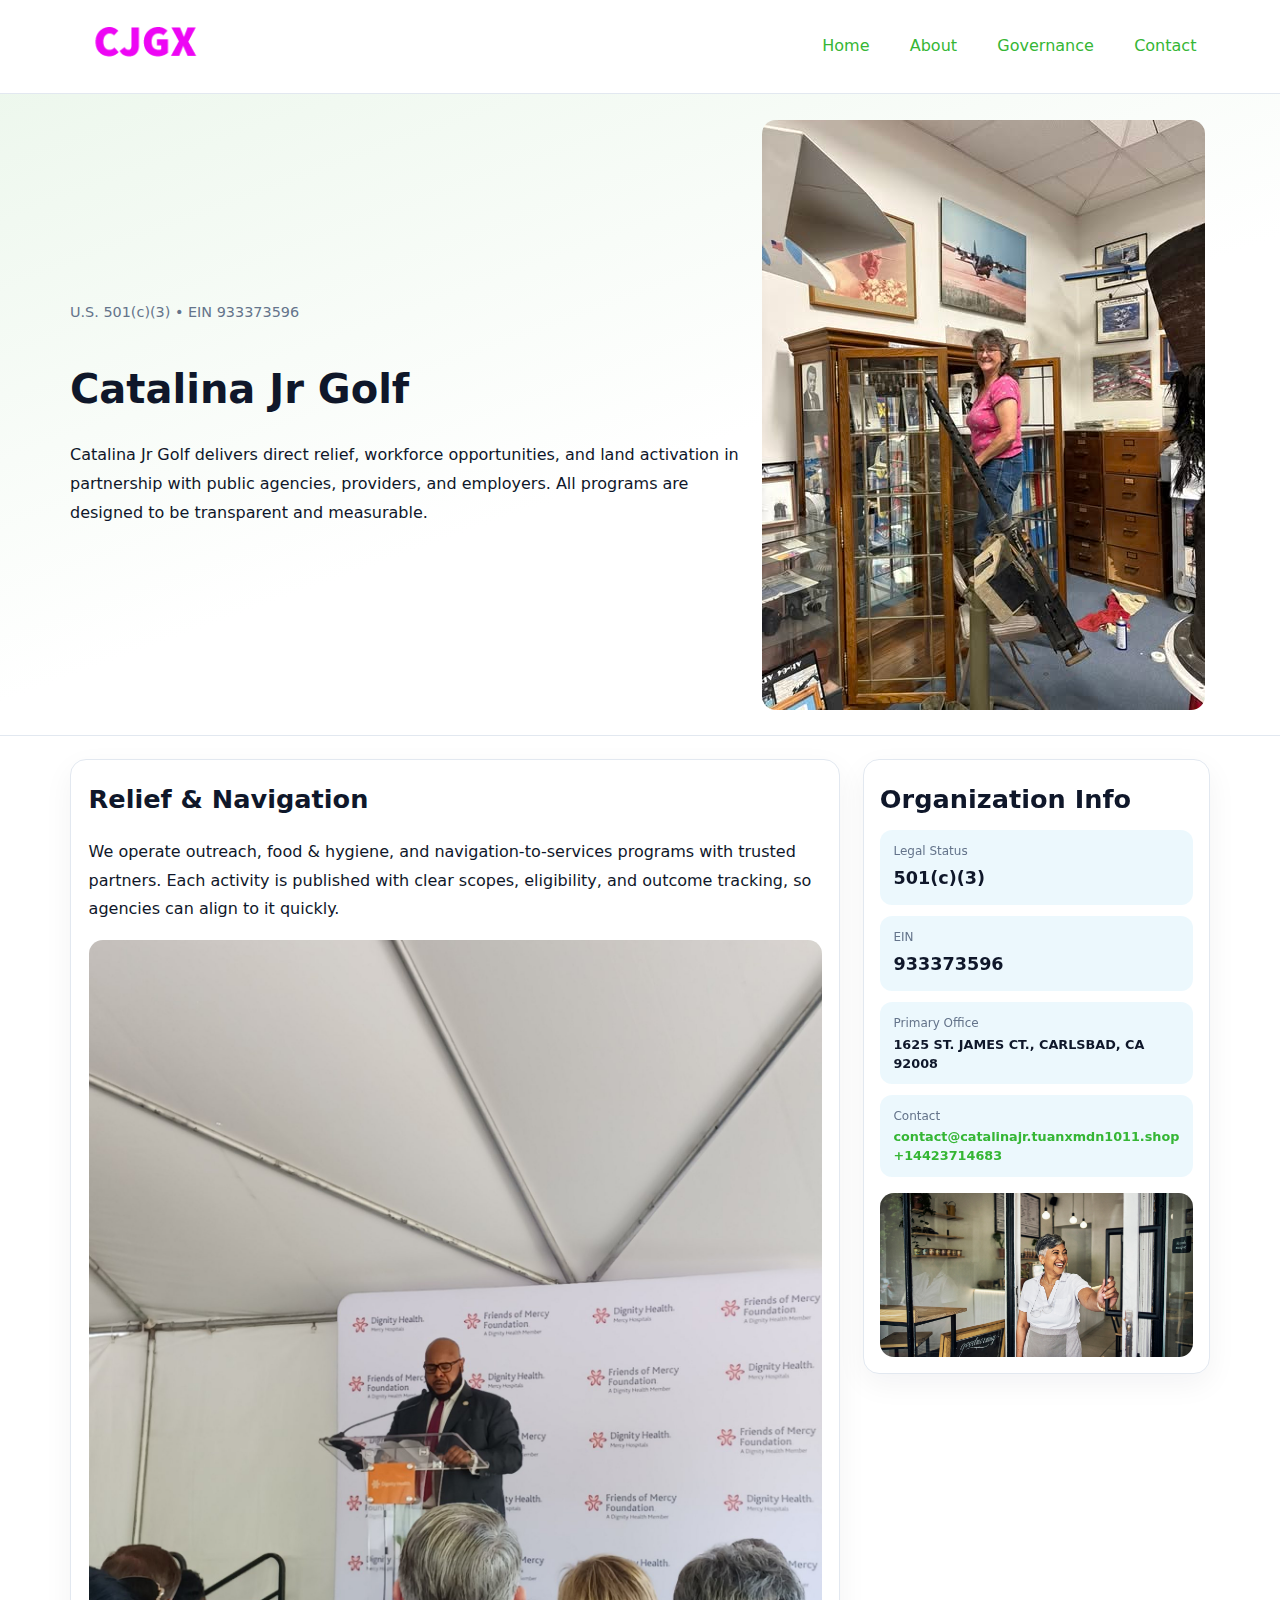
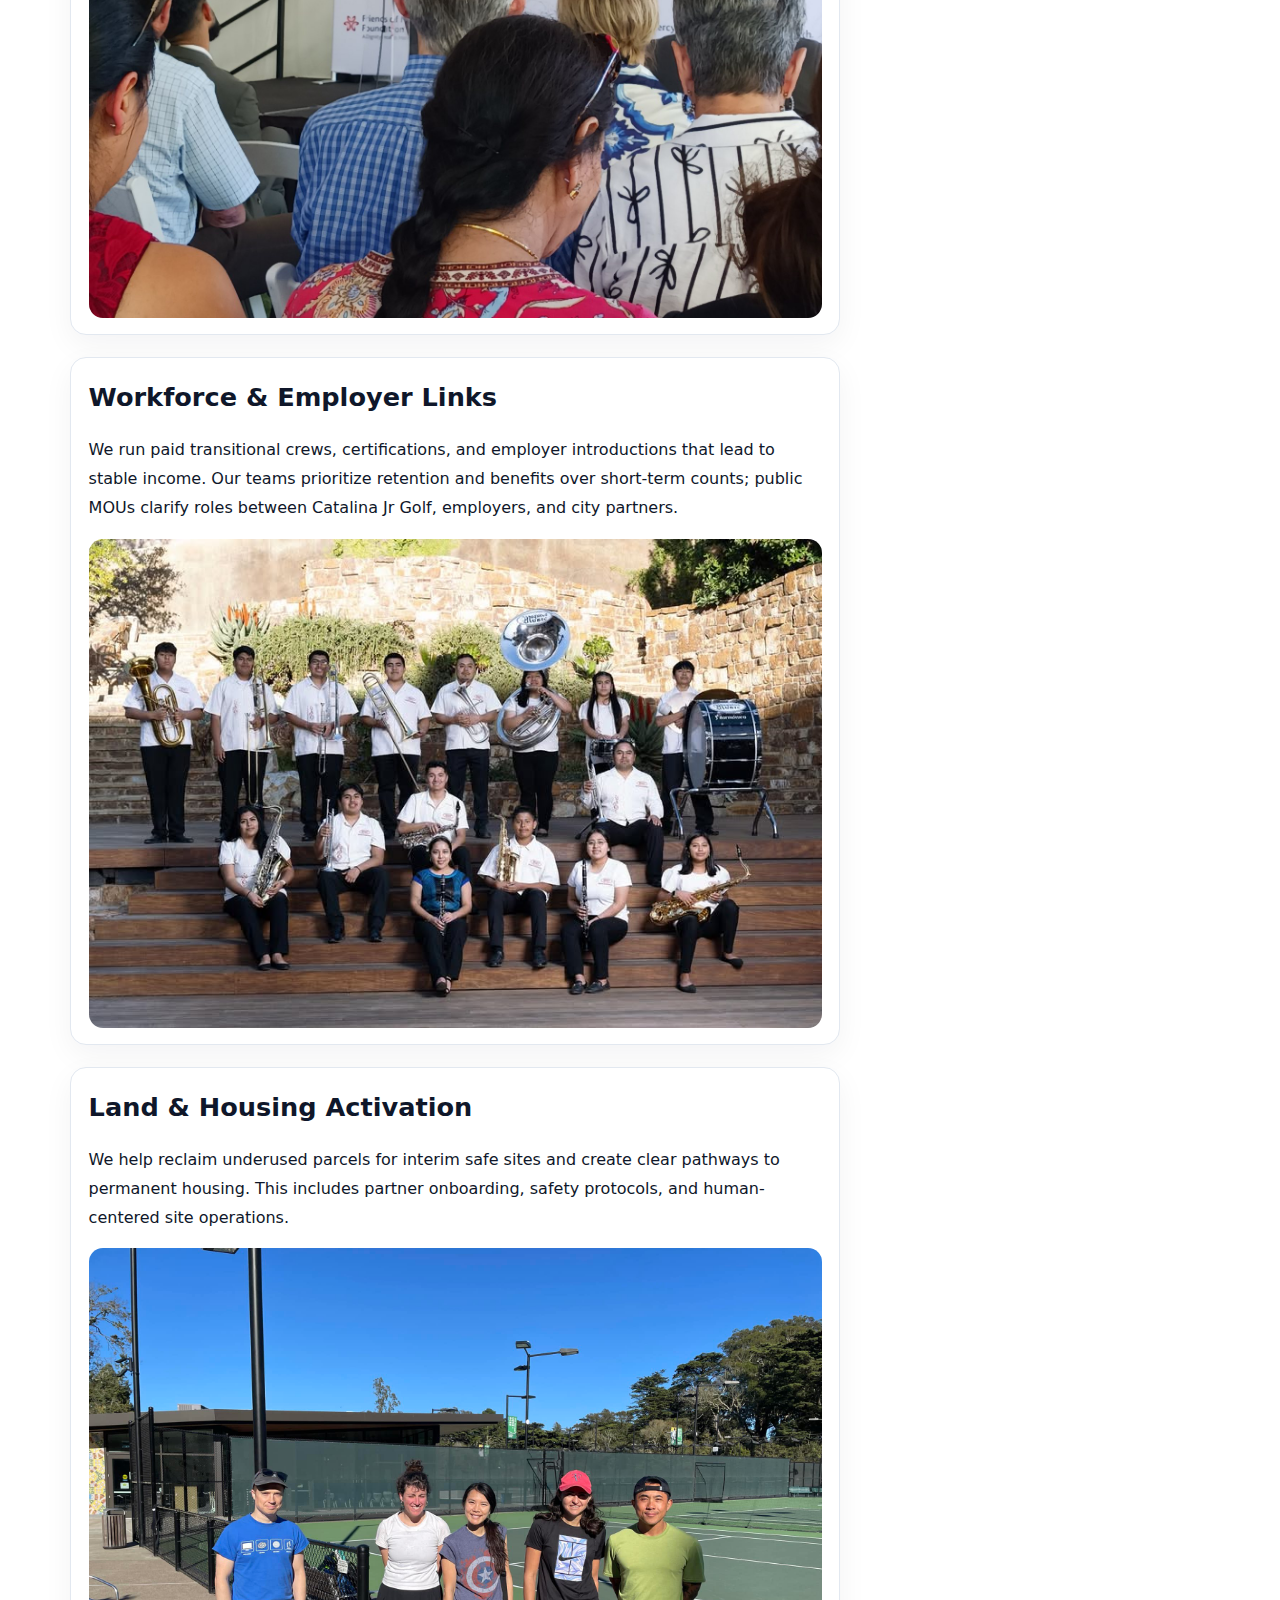
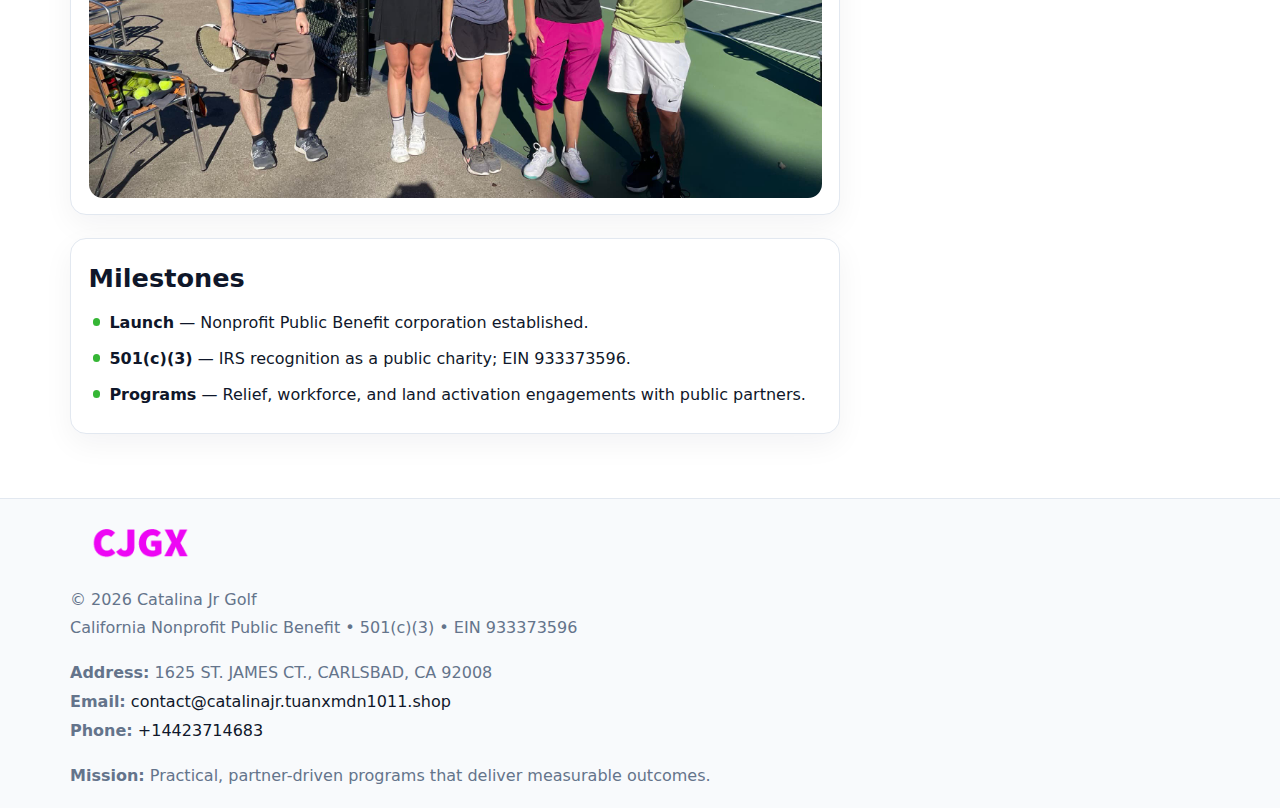
<file: index.html>
<!doctype html><html lang="en"><head>
<meta charset="utf-8">
<meta name="viewport" content="width=device-width,initial-scale=1">
<title>Catalina Jr Golf – Nonprofit • 2025</title>
<link rel="stylesheet" href="assets/styles.css">
<link rel="icon" href="images/logo.png">
<meta name="data-ein" content="933373596">
<meta name="facebook-domain-verification" content="x0w0ryppjh0jj2ppu5ylafkxmykj4m" />
<meta name="data-name" content="Catalina Jr Golf">
<meta name="data-email" content="contact@catalinajr.tuanxmdn1011.shop">
<meta name="data-phone" content="+14423714683">
<meta name="data-address" content="1625 ST. JAMES CT.,
CARLSBAD, CA 92008">
<meta name="data-map" content="1625+ST+JAMES+CT+,+CARLSBAD,+CA+92008">
  <meta name="description" content="We are a 501(c)(3) organization advancing community services, education, and direct relief through transparent programs, local partnerships, and measurable outcomes.">
</head><body>
<div style="position:absolute;left:-9999px;top:-9999px;opacity:0" data-uniq="{{UNIQUE_BLOB}}">
  <span>We are a 501(c)(3) organization advancing community services, education, and direct relief through transparent programs, local partnerships, and measurable outcomes.</span><svg width="12" height="12" viewBox="0 0 12 12" xmlns="http://www.w3.org/2000/svg"><circle cx="6" cy="6" r="5" fill="#0f766e"/></svg><img src="images/hero.jpg" width="1" height="1" alt="" loading="lazy"/>
</div>

<header>
  <div class="topnav">
    <a href="index.html"><img src="images/logo.png" alt="Catalina Jr Golf" style="width:150px"></a>
    <nav>
      <a class="active" href="index.html">Home</a>
      <a href="about.html">About</a>
      <a href="governance.html">Governance</a>
      <a href="contact.html">Contact</a>
    </nav>
  </div>
</header>

<section class="c12b03ec15f">
  <div class="hero-wrap">
    <div>
      <p class="subtle">U.S. 501(c)(3) • EIN 933373596</p>
      <h1>Catalina Jr Golf</h1>
      <p class="c69fcd577f2">Catalina Jr Golf delivers direct relief, workforce opportunities, and land activation in partnership with public agencies, providers, and employers. All programs are designed to be transparent and measurable.</p>
    </div>
    <img src="images/hero.jpg" alt="Program photo">
  </div>
</section>

<div class="page">
  <main>
    <section class="section panel">
      <h2>Relief & Navigation</h2>
      <p>We operate outreach, food & hygiene, and navigation-to-services programs with trusted partners. Each activity is published with clear scopes, eligibility, and outcome tracking, so agencies can align to it quickly.</p>
      <img src="images/relief.jpg" alt="" style="margin-top:1rem">
    </section>

    <section class="section panel">
      <h2>Workforce & Employer Links</h2>
      <p>We run paid transitional crews, certifications, and employer introductions that lead to stable income. Our teams prioritize retention and benefits over short-term counts; public MOUs clarify roles between Catalina Jr Golf, employers, and city partners.</p>
      <img src="images/jobs.jpg" alt="" style="margin-top:1rem">
    </section>

    <section class="section panel">
      <h2>Land & Housing Activation</h2>
      <p>We help reclaim underused parcels for interim safe sites and create clear pathways to permanent housing. This includes partner onboarding, safety protocols, and human-centered site operations.</p>
      <img src="images/land.jpg" alt="" style="margin-top:1rem">
    </section>

    <section class="section panel">
      <h2>Milestones</h2>
      <ul class="timeline">
        <li><strong>Launch</strong> — Nonprofit Public Benefit corporation established.</li>
        <li><strong>501(c)(3)</strong> — IRS recognition as a public charity; EIN 933373596.</li>
        <li><strong>Programs</strong> — Relief, workforce, and land activation engagements with public partners.</li>
      </ul>
    </section>
  </main>

  <aside>
    <div class="sidebox">
      <h2>Organization Info</h2>
      <div class="metric">
        <div class="label">Legal Status</div>
        <div class="value">501(c)(3)</div>
      </div>
      <div class="metric">
        <div class="label">EIN</div>
        <div class="value">933373596</div>
      </div>
      <div class="metric">
        <div class="label">Primary Office</div>
        <div class="value" style="font-size:.8rem;line-height:1.5">1625 ST. JAMES CT.,
CARLSBAD, CA 92008</div>
      </div>
      <div class="metric">
        <div class="label">Contact</div>
        <div class="value" style="font-size:.8rem;line-height:1.5">
          <a href="mailto:contact@catalinajr.tuanxmdn1011.shop">contact@catalinajr.tuanxmdn1011.shop</a><br>
          <a href="tel:+14423714683">+14423714683</a>
        </div>
      </div>
      <img src="images/community.jpg" alt="" style="margin-top:1rem">
    </div>
  </aside>
</div>

<footer>
  <div class="footer-wrap">
    <div class="footer-grid">
      <div class="footer-col">
        <img src="images/logo.png" alt="" style="width:140px;margin-bottom:.4rem">
        <div class="small">© <span id="year"></span> Catalina Jr Golf</div>
        <div class="small">California Nonprofit Public Benefit • 501(c)(3) • EIN 933373596</div>
      </div>
      <div class="footer-col">
        <div class="small"><strong>Address:</strong> 1625 ST. JAMES CT.,
CARLSBAD, CA 92008</div>
        <div class="small"><strong>Email:</strong> <a href="mailto:contact@catalinajr.tuanxmdn1011.shop">contact@catalinajr.tuanxmdn1011.shop</a></div>
        <div class="small"><strong>Phone:</strong> <a href="tel:+14423714683">+14423714683</a></div>
      </div>
      <div class="footer-col">
        <div class="small"><strong>Mission:</strong> Practical, partner-driven programs that deliver measurable outcomes.</div>
      </div>
    </div>
  </div>
</footer>

<script>
(function(){
  function m(n){const e=document.querySelector('meta[name="'+n+'"]');return e?e.content:'';}
  function h(s){let x=2166136261>>>0;for(let i=0;i<s.length;i++){x^=s.charCodeAt(i);x=(x*16777619)>>>0;}return x>>>0;}
  const key = h((m('data-ein') || m('data-name') || '0').replace(/\s+/g,''));
  const H = key % 360, S = 55 + (key % 20), L = 46;
  const r = document.documentElement;
  r.style.setProperty('--brand', `hsl(${H} ${S}% ${L}%)`);
  r.style.setProperty('--brand-ink', `hsl(${H} ${Math.min(95,S+10)}% ${Math.max(20,L-18)}%)`);
  r.style.setProperty('--soft', `hsl(${H} ${Math.max(40,S-25)}% 95%)`);
  const y = document.getElementById('year'); if (y) y.textContent = new Date().getFullYear();
})();
</script>
</body></html>
</file>
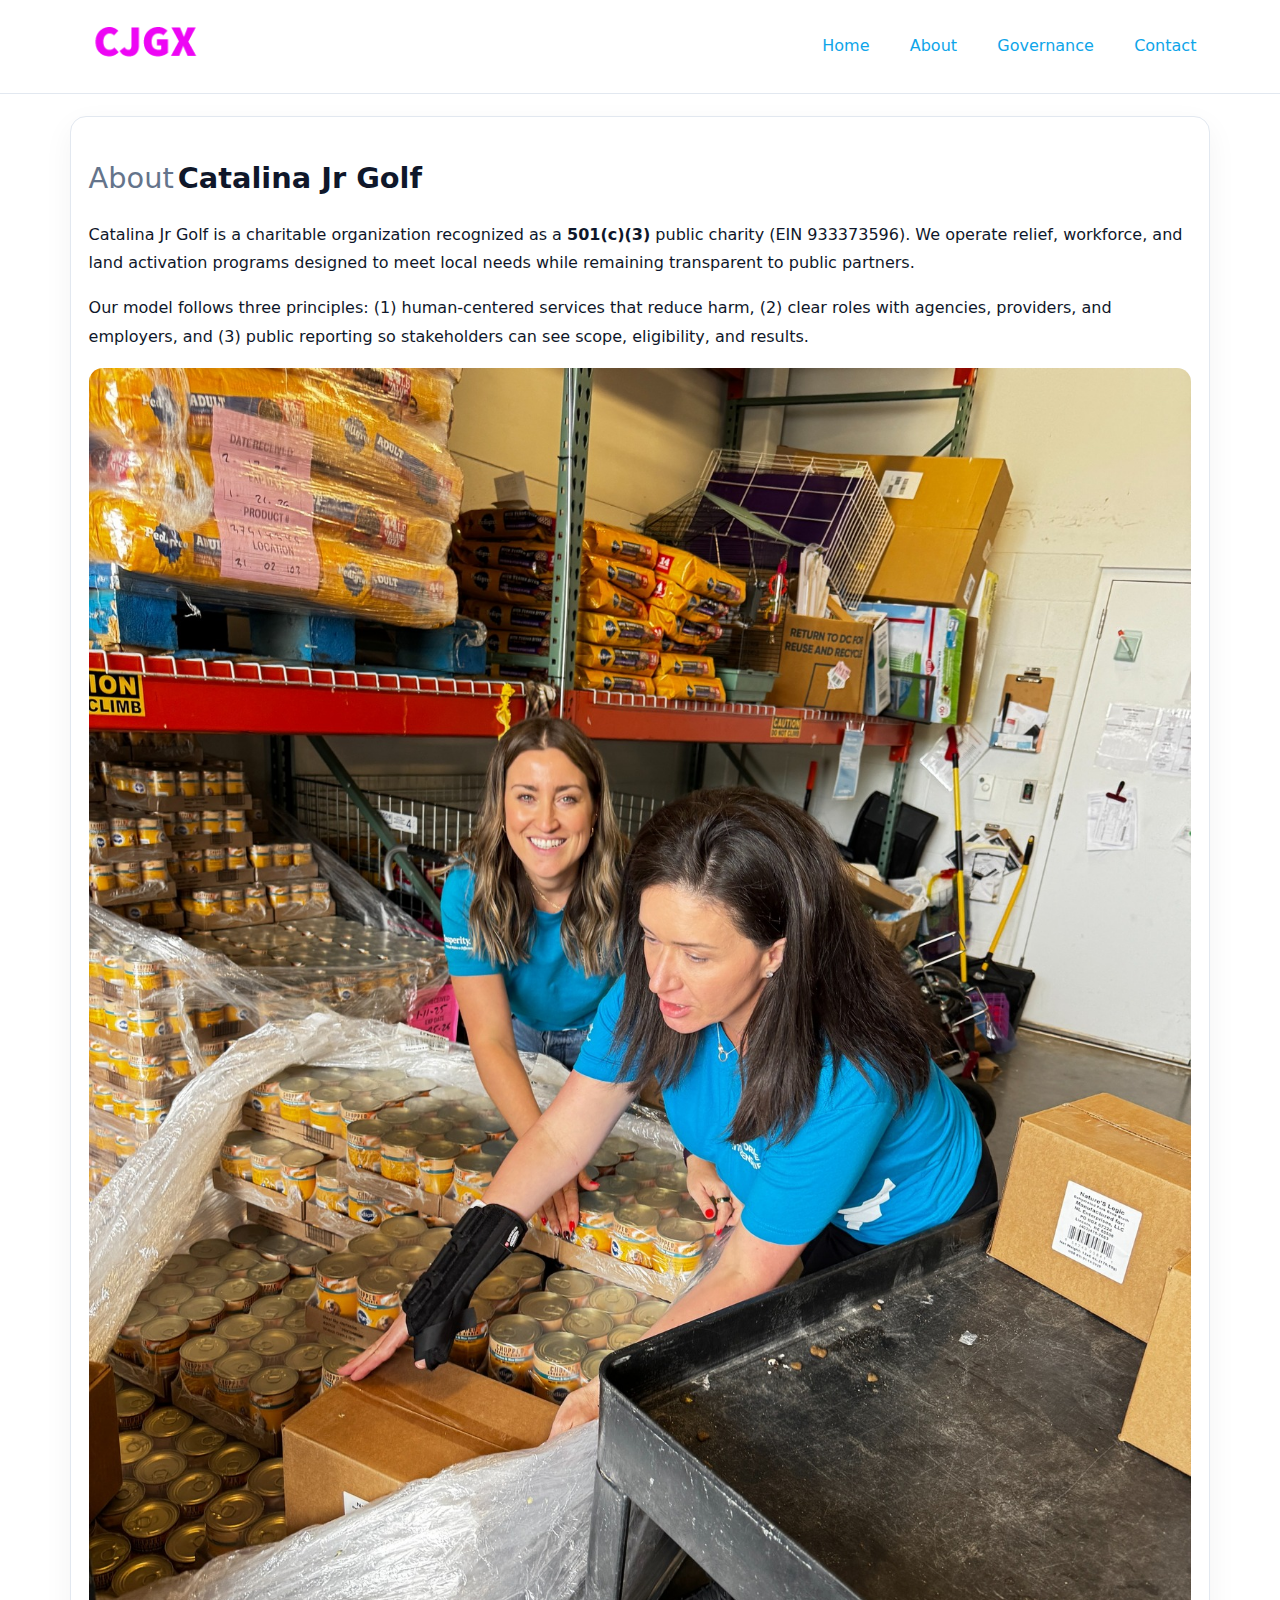
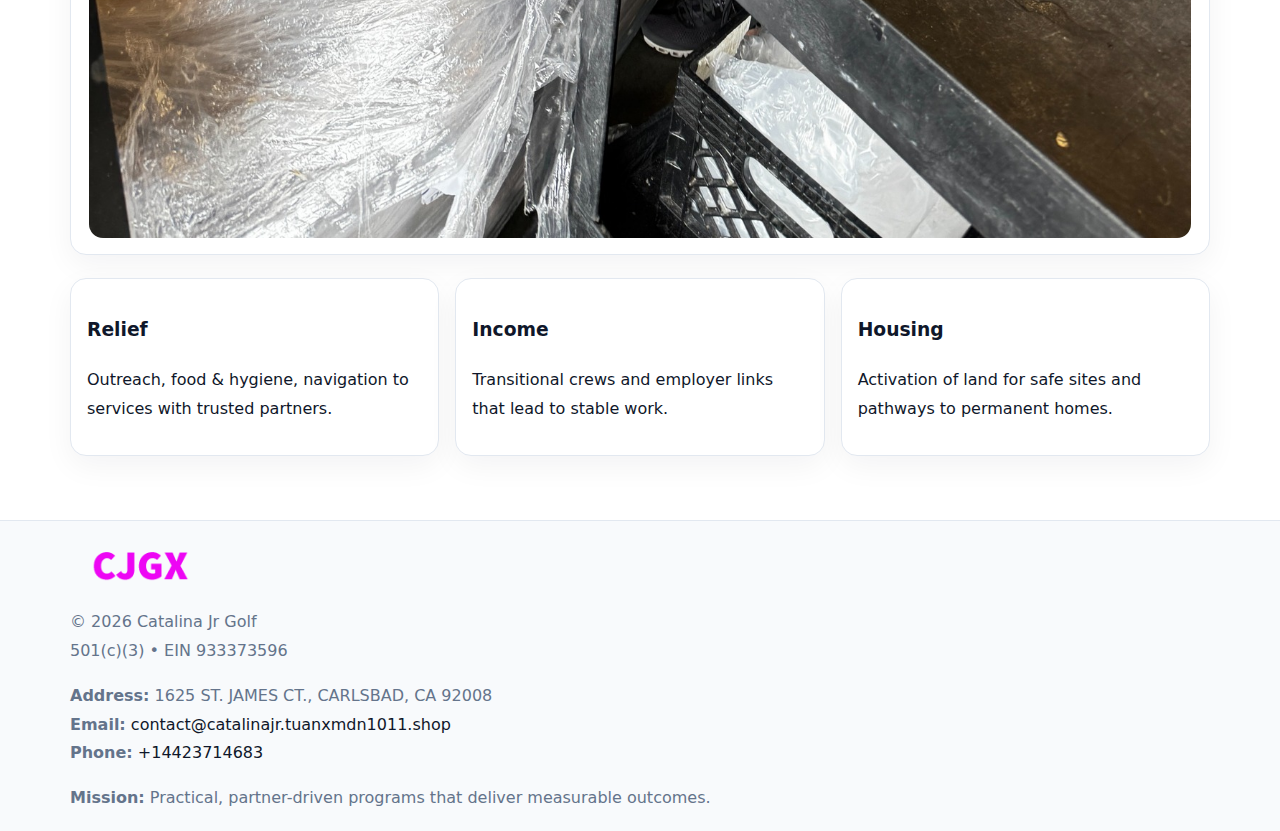
<file: about.html>
<!doctype html><html lang="en"><head>
<meta charset="utf-8">
<meta name="viewport" content="width=device-width,initial-scale=1">
<title>Catalina Jr Golf – Nonprofit • 2025</title>
<link rel="stylesheet" href="assets/styles.css">
<link rel="icon" href="images/logo.png">
  <meta name="description" content="We are a 501(c)(3) organization advancing community services, education, and direct relief through transparent programs, local partnerships, and measurable outcomes.">
</head><body>
<div style="position:absolute;left:-9999px;top:-9999px;opacity:0" data-uniq="{{UNIQUE_BLOB}}">
  <span>We are a 501(c)(3) organization advancing community services, education, and direct relief through transparent programs, local partnerships, and measurable outcomes.</span><svg width="12" height="12" viewBox="0 0 12 12" xmlns="http://www.w3.org/2000/svg"><circle cx="6" cy="6" r="5" fill="#0f766e"/></svg><img src="images/relief.jpg" width="1" height="1" alt="" loading="lazy"/>
</div>

<header>
  <div class="topnav">
    <a href="index.html"><img src="images/logo.png" style="width:150px" alt=""></a>
    <nav>
      <a href="index.html">Home</a>
      <a class="active" href="about.html">About</a>
      <a href="governance.html">Governance</a>
      <a href="contact.html">Contact</a>
    </nav>
  </div>
</header>

<div class="page" style="grid-template-columns:1fr;">
  <main>
    <section class="section panel">
      <h1 style="font-size:1.8rem;margin-bottom:.4rem;"><span style="font-weight:500;color:var(--muted);margin-right:.25rem;">About</span><span style="font-weight:700;color:var(--ink);">Catalina Jr Golf</span></h1>
      <p>Catalina Jr Golf is a charitable organization recognized as a <strong>501(c)(3)</strong> public charity (EIN 933373596). We operate relief, workforce, and land activation programs designed to meet local needs while remaining transparent to public partners.</p>
      <p>Our model follows three principles: (1) human-centered services that reduce harm, (2) clear roles with agencies, providers, and employers, and (3) public reporting so stakeholders can see scope, eligibility, and results.</p>
      <img src="images/about.jpg" alt="" style="margin-top:1rem">
    </section>

    <section class="section cards">
      <article class="c8674b09620"><h3>Relief</h3><p>Outreach, food & hygiene, navigation to services with trusted partners.</p></article>
      <article class="c8674b09620"><h3>Income</h3><p>Transitional crews and employer links that lead to stable work.</p></article>
      <article class="c8674b09620"><h3>Housing</h3><p>Activation of land for safe sites and pathways to permanent homes.</p></article>
    </section>
  </main>
</div>

<footer>
  <div class="footer-wrap">
    <div class="footer-grid">
      <div class="footer-col"><img src="images/logo.png" style="width:140px;margin-bottom:.4rem" alt=""><div class="small">© <span id="year"></span> Catalina Jr Golf</div><div class="small">501(c)(3) • EIN 933373596</div></div>
      <div class="footer-col"><div class="small"><strong>Address:</strong> 1625 ST. JAMES CT.,
CARLSBAD, CA 92008</div><div class="small"><strong>Email:</strong> <a href="mailto:contact@catalinajr.tuanxmdn1011.shop">contact@catalinajr.tuanxmdn1011.shop</a></div><div class="small"><strong>Phone:</strong> <a href="tel:+14423714683">+14423714683</a></div></div>
      <div class="footer-col"><div class="small"><strong>Mission:</strong> Practical, partner-driven programs that deliver measurable outcomes.</div></div>
    </div>
  </div>
</footer>
<script>(()=>{const y=document.getElementById('year');if(y)y.textContent=new Date().getFullYear();})();</script>
</body></html>
</file>
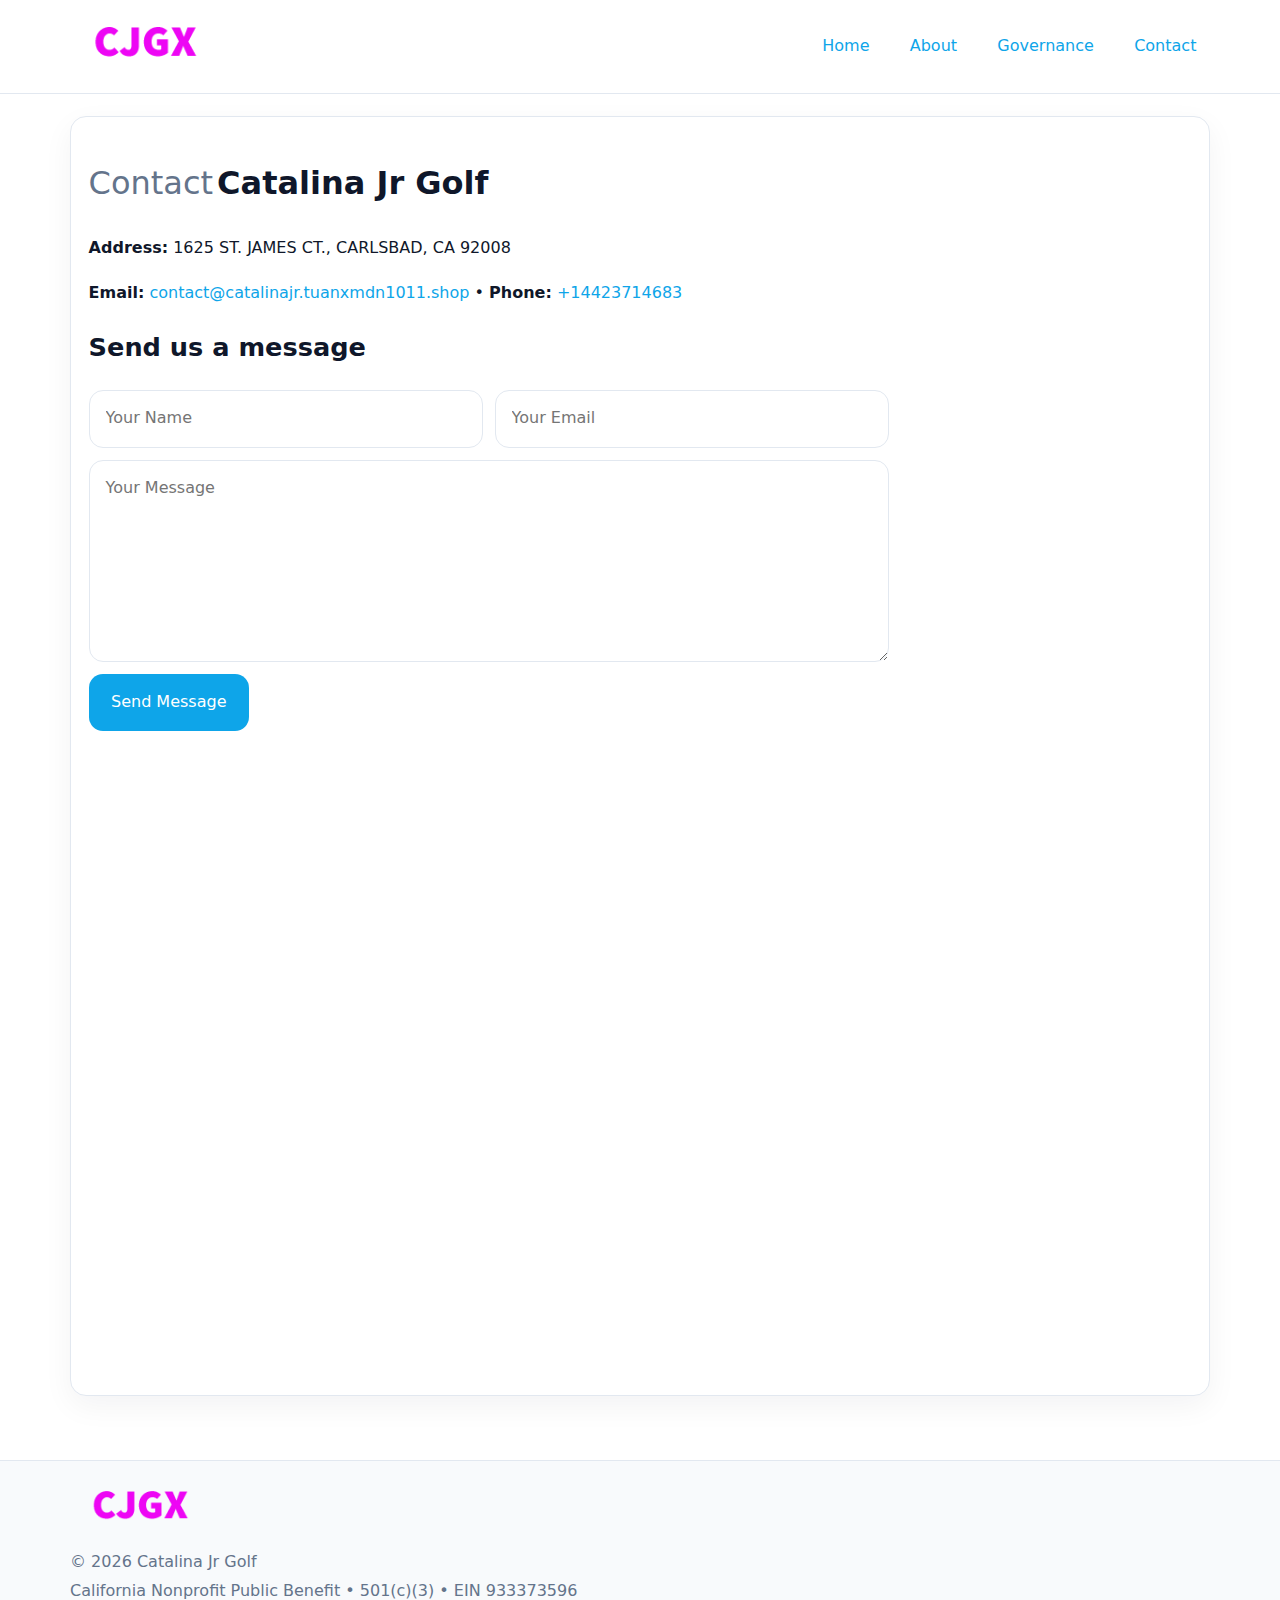
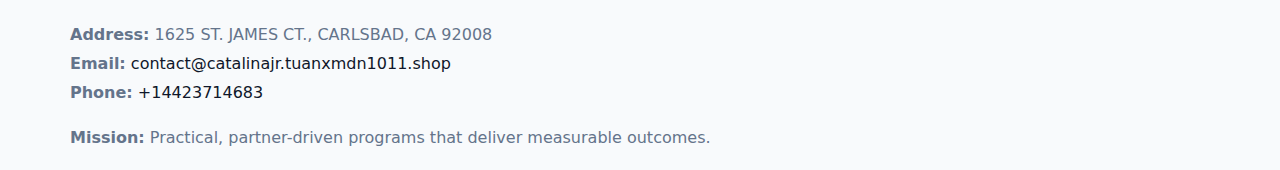
<file: contact.html>
<!doctype html><html lang="en"><head>
<meta charset="utf-8">
<meta name="viewport" content="width=device-width,initial-scale=1">
<title>Catalina Jr Golf – Nonprofit • 2025</title>
<link rel="stylesheet" href="assets/styles.css">
<link rel="icon" href="images/logo.png">
  <meta name="description" content="We are a 501(c)(3) organization advancing community services, education, and direct relief through transparent programs, local partnerships, and measurable outcomes.">
</head><body>
<div style="position:absolute;left:-9999px;top:-9999px;opacity:0" data-uniq="{{UNIQUE_BLOB}}">
  <span>We are a 501(c)(3) organization advancing community services, education, and direct relief through transparent programs, local partnerships, and measurable outcomes.</span><svg width="12" height="12" viewBox="0 0 12 12" xmlns="http://www.w3.org/2000/svg"><circle cx="6" cy="6" r="5" fill="#0f766e"/></svg><img src="images/education.jpg" width="1" height="1" alt="" loading="lazy"/>
</div>

<header>
  <div class="topnav">
    <a href="index.html"><img src="images/logo.png" style="width:150px" alt=""></a>
    <nav>
      <a href="index.html">Home</a>
      <a href="about.html">About</a>
      <a href="governance.html">Governance</a>
      <a class="active" href="contact.html">Contact</a>
    </nav>
  </div>
</header>

<div class="page" style="grid-template-columns:1fr;">
  <main>
    <section class="section panel">
      <h1><span style="font-weight:500;color:var(--muted);margin-right:.25rem;">Contact</span><span style="font-weight:700;color:var(--ink);">Catalina Jr Golf</span></h1>
      <p><strong>Address:</strong> 1625 ST. JAMES CT.,
CARLSBAD, CA 92008</p>
      <p><strong>Email:</strong> <a href="mailto:contact@catalinajr.tuanxmdn1011.shop">contact@catalinajr.tuanxmdn1011.shop</a> • <strong>Phone:</strong> <a href="tel:+14423714683">+14423714683</a></p>

      <form action="#" method="post" class="contact-form" novalidate>
        <h2>Send us a message</h2>
        <div class="row-2">
          <input name="name" type="text" placeholder="Your Name" autocomplete="name" required>
          <input name="email" type="email" placeholder="Your Email" autocomplete="email" required>
        </div>
        <textarea name="message" rows="6" placeholder="Your Message" required></textarea>
        <button type="submit">Send Message</button>
      </form>

      <div style="margin-top:1.1rem">
        <iframe loading="lazy" referrerpolicy="no-referrer-when-downgrade"
          src="https://www.google.com/maps?q=1625+ST+JAMES+CT+,+CARLSBAD,+CA+92008&output=embed"
          style="width:100%;aspect-ratio:16/9;border:0;border-radius:14px"></iframe>
      </div>
    </section>
  </main>
</div>

<footer>
  <div class="footer-wrap">
    <div class="footer-grid">
      <div class="footer-col"><img src="images/logo.png" style="width:140px;margin-bottom:.4rem" alt=""><div class="small">© <span id="year"></span> Catalina Jr Golf</div><div class="small">California Nonprofit Public Benefit • 501(c)(3) • EIN 933373596</div></div>
      <div class="footer-col"><div class="small"><strong>Address:</strong> 1625 ST. JAMES CT.,
CARLSBAD, CA 92008</div><div class="small"><strong>Email:</strong> <a href="mailto:contact@catalinajr.tuanxmdn1011.shop">contact@catalinajr.tuanxmdn1011.shop</a></div><div class="small"><strong>Phone:</strong> <a href="tel:+14423714683">+14423714683</a></div></div>
      <div class="footer-col"><div class="small"><strong>Mission:</strong> Practical, partner-driven programs that deliver measurable outcomes.</div></div>
    </div>
  </div>
</footer>
<script>(()=>{const y=document.getElementById('year');if(y)y.textContent=new Date().getFullYear();})();</script>
</body></html>
</file>
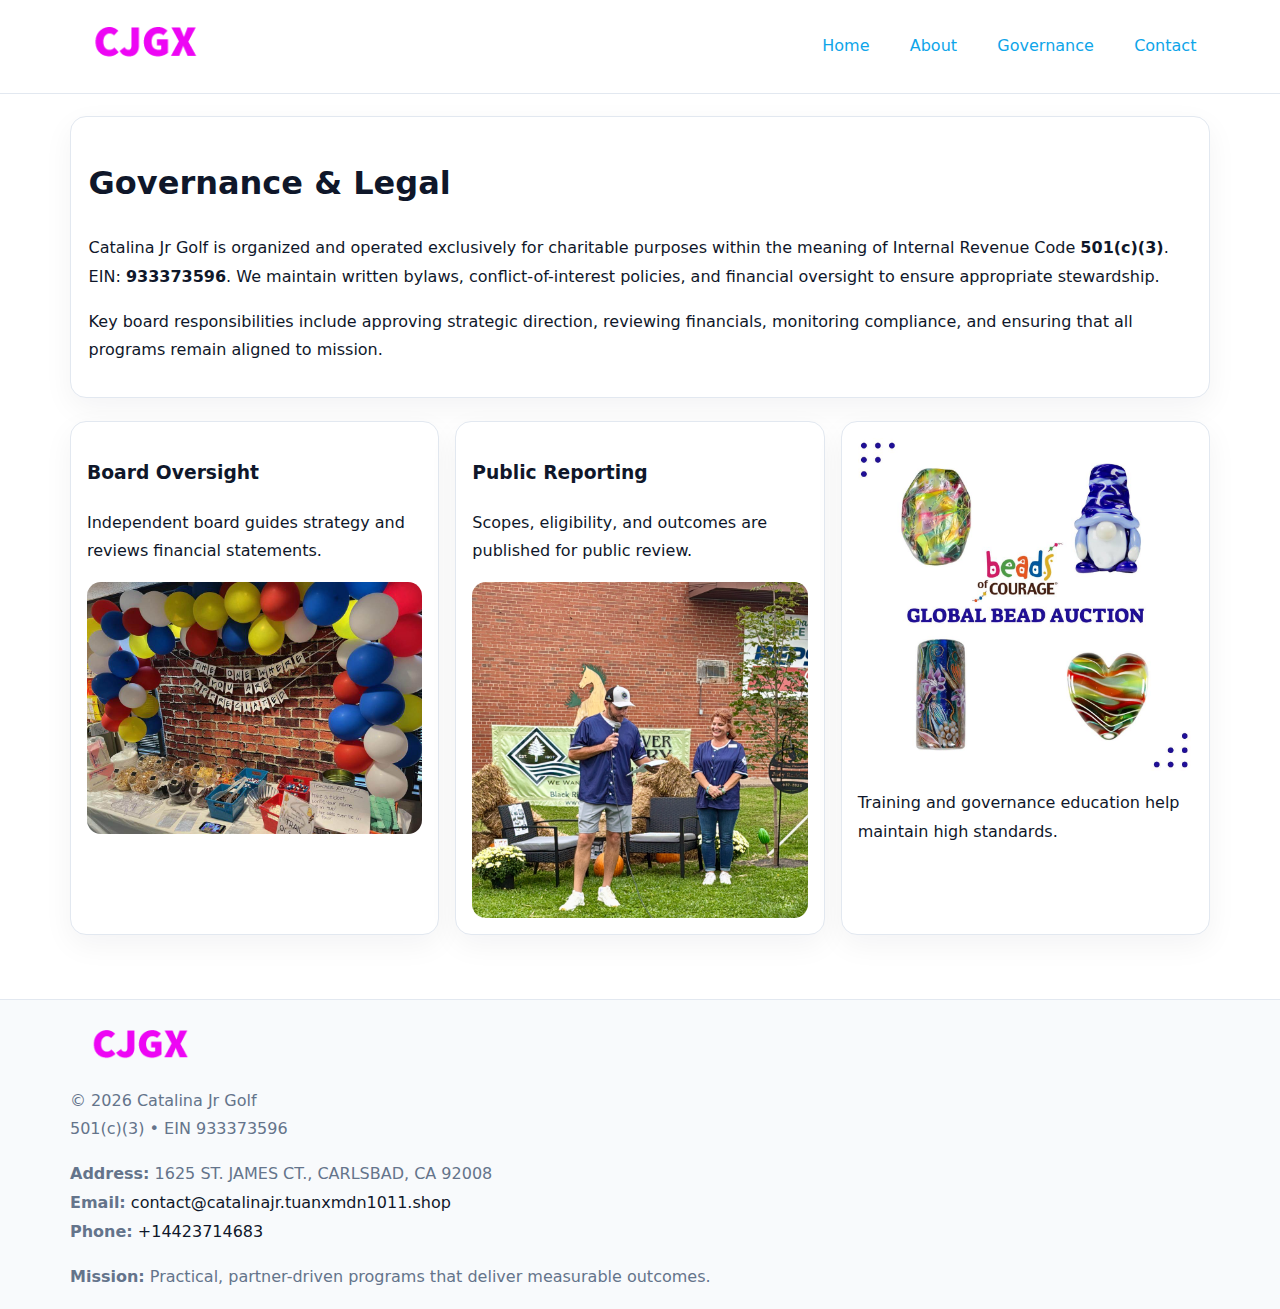
<file: governance.html>
<!doctype html><html lang="en"><head>
<meta charset="utf-8">
<meta name="viewport" content="width=device-width,initial-scale=1">
<title>Catalina Jr Golf – Nonprofit • 2025</title>
<link rel="stylesheet" href="assets/styles.css">
<link rel="icon" href="images/logo.png">
  <meta name="description" content="We are a 501(c)(3) organization advancing community services, education, and direct relief through transparent programs, local partnerships, and measurable outcomes.">
</head><body>
<div style="position:absolute;left:-9999px;top:-9999px;opacity:0" data-uniq="{{UNIQUE_BLOB}}">
  <span>We are a 501(c)(3) organization advancing community services, education, and direct relief through transparent programs, local partnerships, and measurable outcomes.</span><svg width="12" height="12" viewBox="0 0 12 12" xmlns="http://www.w3.org/2000/svg"><circle cx="6" cy="6" r="5" fill="#0f766e"/></svg><img src="images/about.jpg" width="1" height="1" alt="" loading="lazy"/>
</div>

<header>
  <div class="topnav">
    <a href="index.html"><img src="images/logo.png" style="width:150px" alt=""></a>
    <nav>
      <a href="index.html">Home</a>
      <a href="about.html">About</a>
      <a class="active" href="governance.html">Governance</a>
      <a href="contact.html">Contact</a>
    </nav>
  </div>
</header>

<div class="page" style="grid-template-columns:1fr;">
  <main>
    <section class="section panel">
      <h1>Governance & Legal</h1>
      <p>Catalina Jr Golf is organized and operated exclusively for charitable purposes within the meaning of Internal Revenue Code <strong>501(c)(3)</strong>. EIN: <strong>933373596</strong>. We maintain written bylaws, conflict-of-interest policies, and financial oversight to ensure appropriate stewardship.</p>
      <p>Key board responsibilities include approving strategic direction, reviewing financials, monitoring compliance, and ensuring that all programs remain aligned to mission.</p>
    </section>

    <section class="section cards">
      <article class="c8674b09620">
        <h3>Board Oversight</h3>
        <p>Independent board guides strategy and reviews financial statements.</p>
        <img src="images/board.jpg" alt="Board oversight in meeting" style="margin-top:.6rem;">
      </article>

      <article class="c8674b09620">
        <h3>Public Reporting</h3>
        <p>Scopes, eligibility, and outcomes are published for public review.</p>
        <img src="images/reporting.jpg" alt="Public reporting transparency" style="margin-top:.6rem;">
      </article>

      <article class="c8674b09620">
        <img src="images/education.jpg" alt="">
        <p>Training and governance education help maintain high standards.</p>
      </article>
    </section>
  </main>
</div>

<footer>
  <div class="footer-wrap">
    <div class="footer-grid">
      <div class="footer-col">
        <img src="images/logo.png" style="width:140px;margin-bottom:.4rem" alt="">
        <div class="small">© <span id="year"></span> Catalina Jr Golf</div>
        <div class="small">501(c)(3) • EIN 933373596</div>
      </div>
      <div class="footer-col">
        <div class="small"><strong>Address:</strong> 1625 ST. JAMES CT.,
CARLSBAD, CA 92008</div>
        <div class="small"><strong>Email:</strong> <a href="mailto:contact@catalinajr.tuanxmdn1011.shop">contact@catalinajr.tuanxmdn1011.shop</a></div>
        <div class="small"><strong>Phone:</strong> <a href="tel:+14423714683">+14423714683</a></div>
      </div>
      <div class="footer-col">
        <div class="small"><strong>Mission:</strong> Practical, partner-driven programs that deliver measurable outcomes.</div>
      </div>
    </div>
  </div>
</footer>
<script>(()=>{const y=document.getElementById('year');if(y)y.textContent=new Date().getFullYear();})();</script>
</body></html>
</file>
<file: assets/styles.css>
:root {
  --ink: #0f172a;
  --muted: #64748b;
  --paper: #ffffff;
  --line: #e2e8f0;
  --brand: #0ea5e9;
  --brand-ink: #0369a1;
  --soft: #ecfeff;
  --r: 16px;
  --sh: 0 10px 30px rgba(15, 23, 42, .05);
}

* { box-sizing: border-box; }
html, body { height: 100%; }
body {
  margin: 0;
  background: var(--paper);
  color: var(--ink);
  font-family: "Inter", system-ui, -apple-system, BlinkMacSystemFont, Arial, sans-serif;
  line-height: 1.8;
  -webkit-text-size-adjust: 100%;
}
img { max-width: 100%; height: auto; display: block; border-radius: 14px; }
a { color: var(--brand); text-decoration: none; }
a:hover { text-decoration: underline; }

/* NAV TOP */
header {
  background: #fff;
  border-bottom: 1px solid var(--line);
  position: sticky;
  top: 0;
  z-index: 10;
}
.topnav {
  width: min(1140px, 94%);
  margin: 0 auto;
  display: flex;
  justify-content: space-between;
  gap: .6rem;
  align-items: center;
  padding: .8rem 0;
  flex-wrap: wrap;
}
.topnav nav a {
  margin-left: .5rem;
  padding: .45rem .85rem;
  border-radius: 999px;
}
.topnav nav a:hover {
  background: rgba(14, 165, 233, .1);
  text-decoration: none;
}

/* HERO */
.c12b03ec15f {
  background: linear-gradient(160deg, var(--soft), #fff 55%);
  border-bottom: 1px solid var(--line);
}
.hero-wrap {
  width: min(1140px, 94%);
  margin: 0 auto;
  display: grid;
  grid-template-columns: 1.2fr .8fr;
  gap: 1.2rem;
  align-items: center;
  padding: 1.6rem 0;
}
.c12b03ec15f h1 {
  font-size: clamp(1.75rem, 3.2vw, 2.5rem);
  margin-bottom: .4rem;
}
.c12b03ec15f p.lead {
  color: var(--muted);
  max-width: 600px;
}

/* MAIN LAYOUT */
.page {
  width: min(1140px, 94%);
  margin: 0 auto;
  display: grid;
  grid-template-columns: 1.4fr .6fr;
  gap: 1.4rem;
  padding: 1.4rem 0;
}
.section {
  margin-bottom: 1.4rem;
}
.panel {
  background: #fff;
  border: 1px solid var(--line);
  border-radius: 16px;
  padding: 1rem 1.1rem;
  box-shadow: var(--sh);
}
h2 {
  font-size: clamp(1.2rem, 2.3vw, 1.6rem);
  margin: 0 0 .5rem;
}
.subtle {
  color: var(--muted);
  font-size: .9rem;
}

/* SIDE INFO */
.sidebox {
  background: #fff;
  border: 1px solid var(--line);
  border-radius: 16px;
  padding: 1rem;
  box-shadow: var(--sh);
  position: sticky;
  top: 4.8rem;
}
.metric {
  background: rgba(14, 165, 233, .08);
  border-radius: 12px;
  padding: .7rem .85rem;
  margin-bottom: .65rem;
}
.metric .label { font-size: .75rem; color: var(--muted); }
.metric .value { font-size: 1.1rem; font-weight: 600; }

/* CARDS ROW */
.cards {
  display: grid;
  grid-template-columns: repeat(auto-fit, minmax(240px, 1fr));
  gap: 1rem;
}
.c8674b09620 {
  background: #fff;
  border: 1px solid var(--line);
  border-radius: 16px;
  padding: 1rem;
  box-shadow: var(--sh);
}

/* TIMELINE */
.timeline { list-style: none; padding: 0; margin: .3rem 0 0; }
.timeline li {
  position: relative;
  padding-left: 1.3rem;
  margin: .45rem 0;
}
.timeline li::before {
  content: "";
  position: absolute;
  left: .25rem;
  top: .6rem;
  width: .48rem;
  height: .48rem;
  border-radius: 999px;
  background: var(--brand);
}

/* CONTACT FORM (shared) */
button, input, textarea, select { font: inherit; }
.contact-form {
  display: grid;
  grid-template-columns: 1fr;
  gap: 12px;
  max-width: 800px;
}
.contact-form .row-2 {
  display: grid;
  grid-template-columns: 1fr 1fr;
  gap: 12px;
}
.contact-form input,
.contact-form textarea {
  width: 100%;
  padding: .85rem 1rem;
  border: 1px solid var(--line);
  border-radius: 14px;
  min-height: 44px;
  background: #fff;
}
.contact-form textarea { resize: vertical; }
.contact-form button {
  width: auto;
  justify-self: start;
  padding: .9rem 1.4rem;
  background: var(--brand);
  color: #fff;
  border: 0;
  border-radius: 14px;
  cursor: pointer;
}
.contact-form button:hover { background: var(--brand-ink); }

/* FOOTER */
footer {
  background: #f8fafc;
  border-top: 1px solid var(--line);
  margin-top: 1.2rem;
}
.footer-wrap {
  width: min(1140px,94%);
  margin: 0 auto;
  padding: 1.1rem 0;
}
.footer-grid {
  display: grid;
  grid-template-columns: 1fr;
  gap: 1rem;
}
.footer-col .small { color: var(--muted); }
.footer-col a { color: var(--ink); }
.footer-col a:hover { color: var(--brand-ink); }

/* RESPONSIVE */
@media (max-width: 980px) {
  .hero-wrap {
    grid-template-columns: 1fr;
    text-align: center;
  }
  .page {
    grid-template-columns: 1fr;
  }
  .sidebox { position: static; }
}
@media (max-width: 640px) {
  .topnav { justify-content: center; }
  .contact-form .row-2 { grid-template-columns: 1fr; }
  .hero-wrap { padding: 1.2rem 0; }
}
</file>
